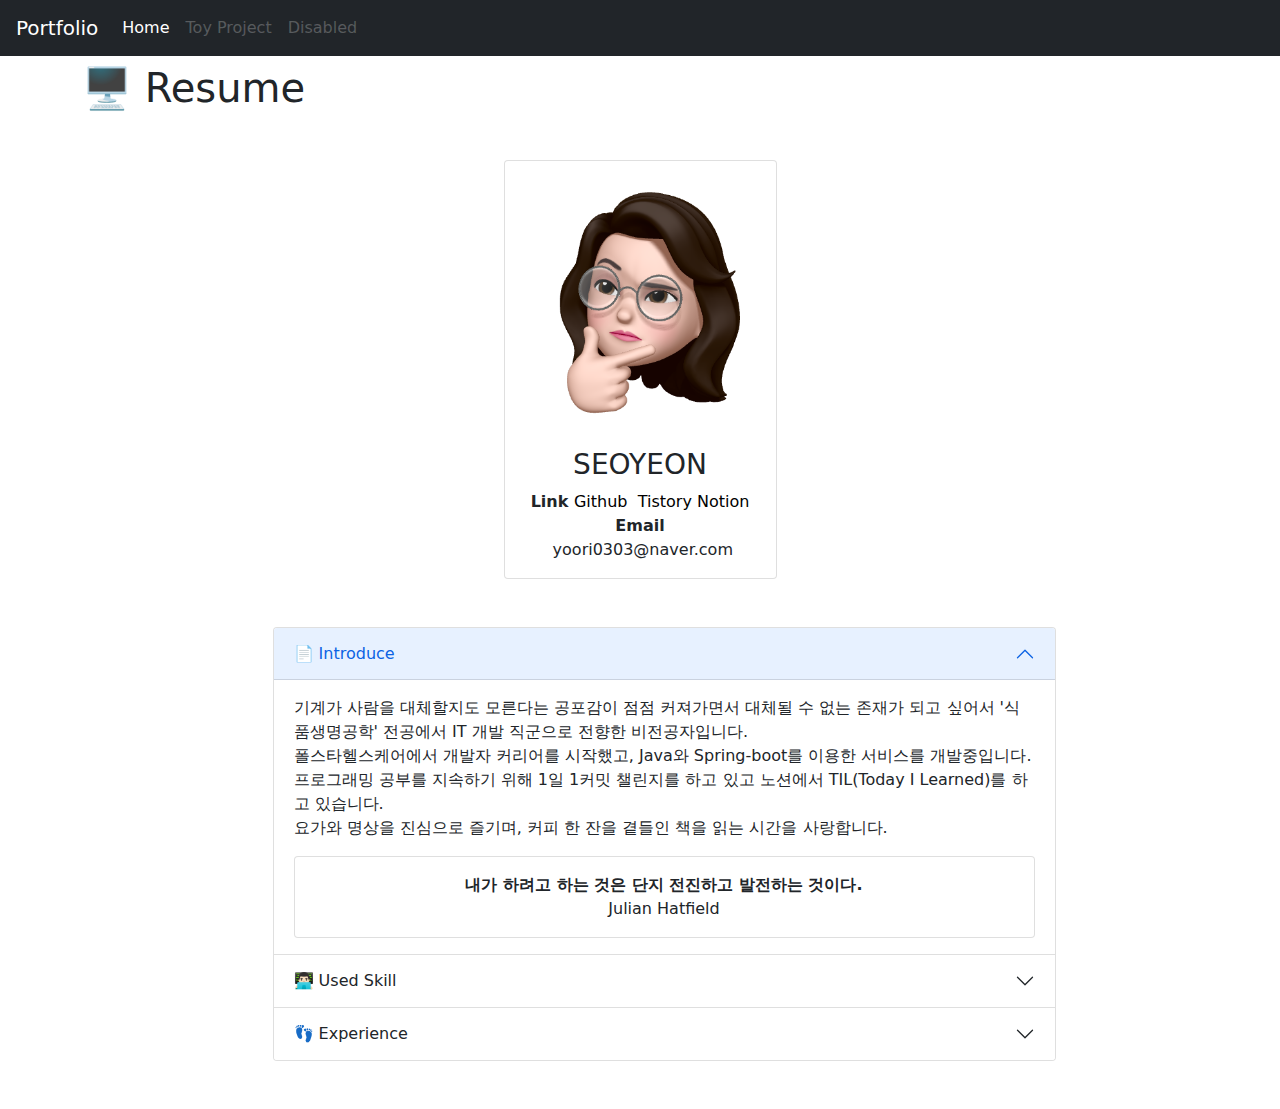
<file: src/index.html>
<!DOCTYPE html>
<html lang="en">
<head>
    <meta charset="UTF-8">
    <script src="https://code.jquery.com/jquery-3.5.1.slim.min.js" integrity="sha384-DfXdz2htPH0lsSSs5nCTpuj/zy4C+OGpamoFVy38MVBnE+IbbVYUew+OrCXaRkfj" crossorigin="anonymous"></script>
    <script type="text/javascript" src="./resources/bootstrap/bootstrap-5.1.0-dist/js/bootstrap.bundle.min.js"></script>
    <!-- Custom styles for this template -->
    <link type="text/css" rel="stylesheet" href="./resources/css/main.css"/>
    <title>Portfolio</title>
</head>
<body class="d-flex flex-column h-100" data-new-gr-c-s-check-loaded="14.1026.0" data-gr-ext-installed="">

<header>
    <!-- Fixed navbar -->
    <nav class="navbar navbar-expand-md navbar-dark fixed-top bg-dark">
        <a class="navbar-brand" href="#">Portfolio</a>
        <button class="navbar-toggler" type="button" data-toggle="collapse" data-target="#navbarCollapse"
                aria-controls="navbarCollapse" aria-expanded="false" aria-label="Toggle navigation">
            <span class="navbar-toggler-icon"></span>
        </button>
        <div class="collapse navbar-collapse" id="navbarCollapse">
            <ul class="navbar-nav mr-auto">
                <li class="nav-item active">
                    <a class="nav-link" href="#">Home</a>
                </li>
                <li class="nav-item">
                    <a class="nav-link disabled" href="#">Toy Project</a>
                </li>
                <li class="nav-item">
                    <a class="nav-link disabled" href="#" tabindex="-1" aria-disabled="true">Disabled</a>
                </li>
            </ul>
        </div>
    </nav>
</header>

<!-- Begin page content -->
<main role="main" class="flex-shrink-0">


    <div class="container container-lg">
        <h1 class="my-5 pt-3">🖥 Resume</h1>
        <div class="row d-xl-flex justify-content-cente">
            <!-- Profile boc Start-->
            <div class="col-xl-3 mb-5 profile-box d-flex justify-content-center">
                <div class="card d-flex mx-3 justify-content-center" style="width: 60%;">
                    <img src="/src/resources/image/profile.png" class="card-img-top" alt="이미지 사진">
                    <div class="card-body text-center">
                        <h3 class="card-text text-uppercase text-center">seoyeon</h3>
                        <span><strong>Link&nbsp;</strong><a class="portfolio-link" href="https://github.com/jaieve">Github</a>&nbsp;
                            <a class="portfolio-link" href="#">Tistory</a>
                            <a class="portfolio-link" href="#">Notion</a>
                        </span><br/>
                        <span><strong>Email &nbsp;</strong>yoori0303@naver.com</span>
                    </div>
                </div>
            </div>
            <!-- Profile boc End -->
            <!-- accordion Start-->
            <div class="accordion col-xl-9 mb-5 " id="accordionExample">
                <div class="accordion-item ml-5">
                    <h2 class="accordion-header" id="headingOne">
                        <button class="accordion-button" type="button" data-bs-toggle="collapse"
                                data-bs-target="#collapseOne" aria-expanded="true" aria-controls="collapseOne">
                            📄 Introduce
                        </button>
                    </h2>
                    <div id="collapseOne" class="accordion-collapse collapse show" aria-labelledby="headingOne"
                         data-bs-parent="#accordionExample">
                        <div class="accordion-body">
                            <p>기계가 사람을 대체할지도 모른다는 공포감이 점점 커져가면서 대체될 수 없는 존재가 되고 싶어서 '식품생명공학' 전공에서 IT 개발 직군으로 전향한
                                비전공자입니다.<br/>
                                폴스타헬스케어에서 개발자 커리어를 시작했고, Java와 Spring-boot를 이용한 서비스를 개발중입니다.<br/>
                                프로그래밍 공부를 지속하기 위해 1일 1커밋 챌린지를 하고 있고 노션에서 TIL(Today I Learned)를 하고 있습니다.<br/>
                                요가와 명상을 진심으로 즐기며, 커피 한 잔을 곁들인 책을 읽는 시간을 사랑합니다.</p>

                            <div class="card p-3 text-center"><strong>내가 하려고 하는 것은 단지 전진하고 발전하는 것이다.</strong>
                                Julian Hatfield
                            </div>
                        </div>
                    </div>
                </div>
                <div class="accordion-item ml-5">
                    <h2 class="accordion-header" id="headingTwo">
                        <button class="accordion-button collapsed " type="button" data-bs-toggle="collapse"
                                data-bs-target="#collapseTwo" aria-expanded="false" aria-controls="collapseTwo">
                            👨🏻‍💻 Used Skill
                        </button>
                    </h2>
                    <div id="collapseTwo" class="accordion-collapse collapse" aria-labelledby="headingTwo"
                         data-bs-parent="#accordionExample">
                        <div class="accordion-body">
                            <div class="card p-3 mb-3">
                                <h3><strong>Back-end</strong></h3>
                                <h6>SpringBoots Framework / JSP, JPA / Java</h6>
                                <span class="mb-2">IDE : Eclipse, IntelliJ<br/>연결DB: Oracle, MySQL, H2, MS-SQL<br/></span>
                                <p>프로젝트 개발을 위해 Spring 기반의 환경 구축하고 maven 및 gradle 프레임워크 사용</p>
                            </div>
                            <div class="card p-3 mb-3">
                                <h3><strong>Database</strong></h3>
                                <h6>Oracle, MySQL, MSSQL, PostgreSQL, SQLite</h6>
                                <span class="mb-2">IDE : DBeaver, MySQL Workbench, Oracle SQLdeveloper<br/></span>
                                <p>JSP의 JDBC, Spring의 Mybatis와 연계하여 DB를 이용해보았으며, DB 환경설정 및 구축을 해보며 스키마 생성, 함수, 제약조건 등
                                    sub-query에 대한 기본 지식 갖춤</p>
                            </div>
                            <div class="card p-3 mb-3">
                                <h3><strong>Machine Learning</strong></h3>
                                <h6>Python, Pandas etc.</h6>
                                <p>IDE : Pycharm, Jupyter Notebook<br/>
                                    Anaconda Jupyter Notebook을 이용하여 크롤링(BeautifulSoup4, requests, lxml, selenium)과 데이터
                                    분석(numpy, pandas, matplotlib, seaborn) 시 사용되는 라이브러리 활용 가능
                                    데이터를 수집하여 EDA 실행 후 시각화도구를 사용. 데이터에 대한 이해도를 바탕으로 분석모델을 설계하고 검증
                                </p>
                            </div>
                            <div class="card p-3 mb-3">
                                <h3><strong>Front-end</strong></h3>
                                <h6><strong>HTML, CSS, VanilaJS</strong></h6>
                                <span class="mb-2">IDE : VScode, Atom</span>
                                <p>'카카오톡' 클론코딩을 통해 HTML, CSS, JavaScript의 활용방법을 익히고 Bootstrap을 사용할 줄 알며 개인프로젝트로 Spring
                                    MVC 프로젝트 진행 시 JSP에 JQuery, Ajax, json을 이용했으며 Bootstrap을 활용</p>
                            </div>
                        </div>
                    </div>
                </div>
                <div class="accordion-item ml-5">
                    <h2 class="accordion-header" id="headingThree">
                        <button class="accordion-button collapsed" type="button" data-bs-toggle="collapse"
                                data-bs-target="#collapseThree" aria-expanded="false" aria-controls="collapseThree">
                            👣 Experience
                        </button>
                    </h2>
                    <div id="collapseThree" class="accordion-collapse collapse" aria-labelledby="headingThree"
                         data-bs-parent="#accordionExample">
                        <div class="accordion-body">
                            <div class="card p-3 ">
                                <h5><strong>빅데이터 플랫폼 구축(하둡)과 빅데이터분석(by Spark&PowerBi)&자바(JAVA)웹개발</strong></h5>
                                <span class="mb-2">기간 : 2021.02 ~ 2021.07</span>
                                <span>더조은아이티아카데미</span>
                                <p>Spring Framework를 기반으로 요구사항 분석 및 설계부터 개발, 테스트, 배포까지 전반적인 과정을 모두 경험. 또한, 단순히 자바 개발만이
                                    아닌, UI 개발 기술과 데이터베이스 기술, 개발자간 협업 방법, 다양한 산업체에서 요구하는 기술을 두루 배웠고, 현재 대학편입학 입시 전문교육기관인
                                    (주)아이비김영의 편입학 입시데이터를 기반으로 2021학년도 편입학 모집정원 및 모의지원 서비스 데이터를 바탕으로 예측 서비스를 웹으로 구현하는 팀
                                    프로젝트를 진행 중.<br/>
                                    - Web 시스템(Back, Front, Database)<br/>
                                    - 빅데이터 분산처리 시스템(Hadoop ecosystem)<br/>
                                    - 데이터 분석(API, R, Python)</p>
                            </div>
                            <div class="card p-3 ">
                                <h5><strong>K-Digital 신기술 실무인재양성 해커톤</strong></h5>
                                <span class="mb-2">기간 : 2021.05 ~ 2021.06</span>
                                <span>주요 역할 : 유관 연구자료 조사, 정보 제작</span>
                                <p>K-Digital 신기술 실무인재양성 해커톤에 참가하여 '수소경제 활성화'를 주제로 수소차 및 수소충전소에 대한 데이터를 분석하여 수소차 유저들에게
                                    필요한 정보(충전소 위치, 수소차 지원 정책 등)을 제공하는 웹서비스를 프로토타입까지 개발. 아쉽게도 예선 탈락</p>
                            </div>
                            <div class="card p-3 ">
                                <h5><strong>디지털 신기술 핵심 실무인재양성사업 연계 지식재산 교육 이수</strong></h5>
                                <span class="mb-2">기간 : 2021.05.29 ~ 2021.06.19 매주 토요일</span>
                                <span></span>
                                <p>4회차 교육을 통해 특허와 특허 빅데이터의 기본 개념 및 주요 정보 검색 방법과 R의 이해, 회귀분석 실습, 특허 시각화(Word cloud,
                                    Heatmap), 기술분류 이해(텍스트 전처리 방안, 군집화 실습), 기술 예측(연관규칙 분석)을 R Studio를 활용하여 교육받음</p>
                            </div>
                        </div>
                    </div>
                </div>
            </div>
        </div>
    </div>
</main>
</body>
</html>
</file>
<file: src/resources/css/main.css>
@import url("./../bootstrap/bootstrap-4.6.0-dist/css/bootstrap.min.css");
@import url("./../bootstrap/bootstrap-5.1.0-dist/css/bootstrap.min.css");
@import url("./myStyle.css");
</file>
